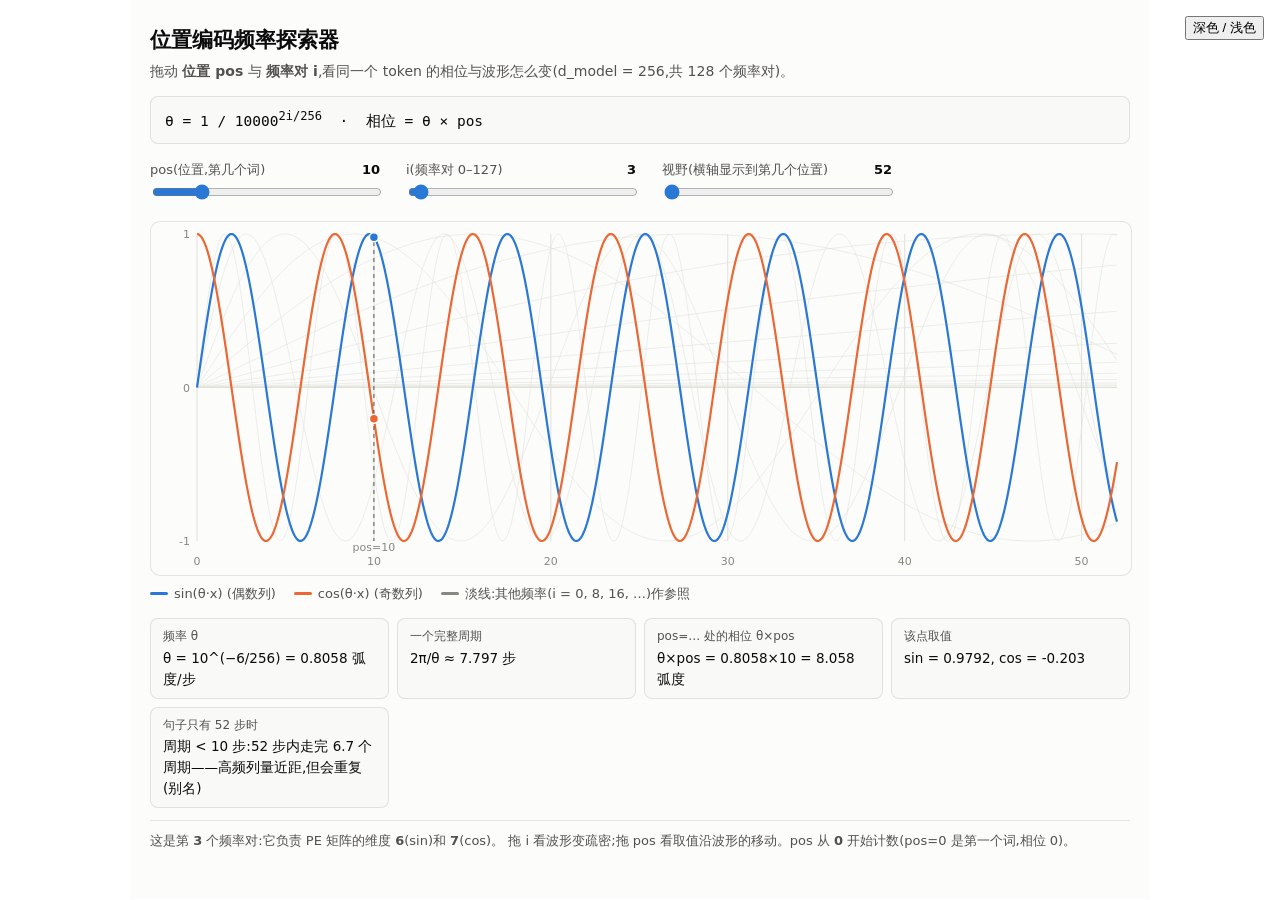
<file: my_doc/pe-frequency-explorer.html>
<!DOCTYPE html>
<html lang="zh">
<head>
<meta charset="utf-8">
<meta name="viewport" content="width=device-width, initial-scale=1">
<title>位置编码频率探索器 PE(pos, 2i) = sin(pos / 10000^(2i/d))</title>
<style>
  :root { color-scheme: light; }
  [data-theme="dark"] { color-scheme: dark; }
  html, body { margin: 0; padding: 0; }
  .viz-root {
    --surface-1: #fcfcfb;
    --page:      #f9f9f7;
    --ink-1:     #0b0b0b;
    --ink-2:     #52514e;
    --muted:     #898781;
    --grid:      #e1e0d9;
    --axis:      #c3c2b7;
    --ring:      rgba(11,11,11,0.10);
    --s1:        #2a78d6;   /* sin  曲线 */
    --s2:        #eb6834;   /* cos  曲线 */
    background: var(--surface-1);
    color: var(--ink-1);
    font: 15px/1.55 system-ui, -apple-system, "Segoe UI", sans-serif;
    max-width: 980px; margin: 0 auto; padding: 24px 20px 48px;
  }
  @media (prefers-color-scheme: dark) {
    .viz-root:where(:not([data-theme="light"])) {
      --surface-1: #1a1a19; --page: #0d0d0d;
      --ink-1: #ffffff;     --ink-2: #c3c2b7;
      --muted: #898781;     --grid: #2c2c2a;
      --axis: #383835;      --ring: rgba(255,255,255,0.10);
      --s1: #3987e5;        --s2: #d95926;
    }
  }
  [data-theme="dark"] .viz-root {
    --surface-1: #1a1a19; --page: #0d0d0d;
    --ink-1: #ffffff;     --ink-2: #c3c2b7;
    --muted: #898781;     --grid: #2c2c2a;
    --axis: #383835;      --ring: rgba(255,255,255,0.10);
    --s1: #3987e5;        --s2: #d95926;
  }

  h1 { font-size: 21px; margin: 0 0 4px; font-weight: 650; }
  .sub { color: var(--ink-2); font-size: 14px; margin-bottom: 14px; }
  .formula {
    font-family: ui-monospace, "Cascadia Mono", Consolas, monospace;
    background: var(--page); border: 1px solid var(--ring);
    border-radius: 8px; padding: 10px 14px; margin: 10px 0 16px;
    font-size: 14.5px;
  }
  .controls { display: flex; flex-wrap: wrap; gap: 18px 26px; align-items: flex-end;
              margin: 6px 0 4px; }
  .ctl { min-width: 230px; }
  .ctl label { display: flex; justify-content: space-between; font-size: 13px;
               color: var(--ink-2); margin-bottom: 2px; }
  .ctl output { color: var(--ink-1); font-weight: 600; font-variant-numeric: tabular-nums; }
  input[type=range] { width: 100%; accent-color: var(--s1); }

  figure { margin: 14px 0 4px; }
  canvas { width: 100%; height: auto; display: block; background: var(--surface-1);
           border: 1px solid var(--ring); border-radius: 10px; }

  .readout { display: grid; grid-template-columns: repeat(auto-fit, minmax(190px, 1fr));
             gap: 8px; margin: 14px 0 4px; }
  .card { background: var(--page); border: 1px solid var(--ring); border-radius: 8px;
          padding: 8px 12px; font-size: 13.5px; }
  .card b { display: block; color: var(--ink-2); font-weight: 500; font-size: 12px;
            margin-bottom: 2px; }
  .card span { font-variant-numeric: tabular-nums; }

  .legend { display: flex; gap: 18px; margin: 8px 0 0; font-size: 13px; color: var(--ink-2); }
  .lg { display: inline-flex; align-items: center; gap: 6px; }
  .sw { width: 18px; height: 3px; border-radius: 2px; display: inline-block; }

  .note { color: var(--ink-2); font-size: 13px; margin-top: 12px;
          border-top: 1px solid var(--ring); padding-top: 10px; }
  #themeBtn { position: absolute; right: 16px; top: 16px; }
</style>
</head>
<body>
<div class="viz-root">
  <button id="themeBtn">深色 / 浅色</button>
  <h1>位置编码频率探索器</h1>
  <div class="sub">拖动 <b>位置 pos</b> 与 <b>频率对 i</b>,看同一个 token 的相位与波形怎么变(d_model = 256,共 128 个频率对)。</div>

  <div class="formula" id="formula">
    θ = 1 / 10000<sup>2i/256</sup> &nbsp;·&nbsp; 相位 = θ × pos
  </div>

  <div class="controls">
    <div class="ctl">
      <label>pos(位置,第几个词)<output id="outPos">10</output></label>
      <input type="range" id="slPos" min="0" max="51" step="1" value="10">
    </div>
    <div class="ctl">
      <label>i(频率对 0–127)<output id="outI">3</output></label>
      <input type="range" id="slI" min="0" max="127" step="1" value="3">
    </div>
    <div class="ctl">
      <label>视野(横轴显示到第几个位置)<output id="outView">52</output></label>
      <input type="range" id="slView" min="0" max="4" step="1" value="0">
    </div>
  </div>

  <figure>
    <canvas id="cv"></canvas>
  </figure>
  <div class="legend">
    <span class="lg"><span class="sw" style="background:var(--s1)"></span>sin(θ·x)&nbsp;(偶数列)</span>
    <span class="lg"><span class="sw" style="background:var(--s2)"></span>cos(θ·x)&nbsp;(奇数列)</span>
    <span class="lg"><span class="sw" style="background:var(--muted)"></span>淡线:其他频率(i = 0, 8, 16, …)作参照</span>
  </div>

  <div class="readout">
    <div class="card"><b>频率 θ</b><span id="rTheta">–</span></div>
    <div class="card"><b>一个完整周期</b><span id="rPeriod">–</span></div>
    <div class="card"><b>pos=… 处的相位 θ×pos</b><span id="rPhase">–</span></div>
    <div class="card"><b>该点取值</b><span id="rVal">–</span></div>
    <div class="card"><b>句子只有 52 步时</b><span id="rNote">–</span></div>
  </div>

  <div class="note" id="ctxNote"></div>
</div>

<script>
(() => {
  const D = 256;              // d_model
  const MAXI = 127;           // 频率对 0..127
  const SEQ = 52;             // 项目最长句子
  const views = [52, 520, 5200, 52000, 520000];
  const cv = document.getElementById('cv');
  const ctx = cv.getContext('2d');

  const $ = id => document.getElementById(id);
  const slPos=$('slPos'), slI=$('slI'), slView=$('slView');
  const fmt = (v, g=4) => {
    if (v === 0) return '0';
    const a = Math.abs(v);
    if (a >= 1e5 || a < 1e-4) return v.toExponential(3);
    return +v.toPrecision(g) + '';
  };

  function theme() {
    const r = document.querySelector('.viz-root').closest('.viz-root');
    const cur = document.documentElement.dataset.theme;
    document.documentElement.dataset.theme =
      (cur === 'dark' || (cur !== 'light' && matchMedia('(prefers-color-scheme: dark)').matches))
        ? 'light' : 'dark';
  }
  $('themeBtn').addEventListener('click', theme);
  if (matchMedia('(prefers-color-scheme: dark)').matches)
    document.documentElement.dataset.theme = 'dark';

  function css(v){ return getComputedStyle(document.querySelector('.viz-root')).getPropertyValue(v).trim(); }

  const theta = i => Math.pow(10000, -2*i/D);   // 每步弧度
  const PAD = {l:46, r:14, t:12, b:34};

  function draw() {
    const pos = +slPos.value, i = +slI.value;
    const view = views[+slView.value];
    $('outPos').textContent = pos;
    $('outI').textContent = i;
    $('outView').textContent = fmt(view);

    // 读数
    const th = theta(i), phase = th*pos, per = 2*Math.PI/th;
    $('rTheta').textContent = `θ = 10^(−${2*i}/256) = ${fmt(th)}  弧度/步`;
    $('rPeriod').textContent = `2π/θ ≈ ${fmt(per)} 步`;
    $('rPhase').textContent = `θ×pos = ${fmt(th)}×${pos} = ${fmt(phase)} 弧度`;
    $('rVal').textContent = `sin = ${fmt(Math.sin(phase))},  cos = ${fmt(Math.cos(phase))}`;
    $('rNote').textContent = per >= 5000 ? `周期远大于 52:52 步内走不到 1/100 个周期,几乎不变——低频列量长距` :
                              (per < 10 ? `周期 < 10 步:52 步内走完 ${(SEQ/per).toFixed(1)} 个周期——高频列量近距,但会重复(别名)` :
                              `52 步内约走 ${(SEQ/per).toFixed(2)} 个周期`);
    $('ctxNote').innerHTML = `这是第 <b>${i}</b> 个频率对:它负责 PE 矩阵的维度 <b>${2*i}</b>(sin)和 <b>${2*i+1}</b>(cos)。
      拖 i 看波形变疏密;拖 pos 看取值沿波形的移动。pos 从 <b>0</b> 开始计数(pos=0 是第一个词,相位 0)。`;

    // canvas 尺寸
    const W = cv.clientWidth || 900;
    const H = Math.max(300, Math.round(W*0.36));
    const dpr = devicePixelRatio || 1;
    cv.width = W*dpr; cv.height = H*dpr;
    ctx.setTransform(dpr,0,0,dpr,0,0);
    ctx.clearRect(0,0,W,H);

    const pw = W - PAD.l - PAD.r, ph = H - PAD.t - PAD.b;
    const X = x => PAD.l + x/view*pw;
    const Y = y => PAD.t + (1 - (y+1)/2)*ph;

    // 淡影:其他频率(i = 0,8,16,...,120)的 sin 波形
    ctx.lineWidth = 1;
    for (let j=0; j<=120; j+=8) {
      if (j === i) continue;
      const t = theta(j);
      ctx.strokeStyle = css('--grid');
      ctx.globalAlpha = 0.55;
      ctx.beginPath();
      for (let px=0; px<=pw; px+=2) {
        const x = px/pw*view, y = Math.sin(t*x);
        px ? ctx.lineTo(X(x), Y(y)) : ctx.moveTo(X(x), Y(y));
      }
      ctx.stroke();
    }
    ctx.globalAlpha = 1;

    // 网格 + 轴
    ctx.strokeStyle = css('--grid'); ctx.lineWidth = 1;
    ctx.beginPath();
    ctx.moveTo(PAD.l, Y(0)); ctx.lineTo(PAD.l+pw, Y(0));   // y=0 基线
    ctx.stroke();
    ctx.fillStyle = css('--muted'); ctx.font = '11px system-ui, sans-serif';
    // 刻度间隔:取 ≥ view/10 的最小"友好步长"(1/2/5 × 10^n),保证 6~12 个刻度
    const target = view / 10;
    const mag = Math.pow(10, Math.floor(Math.log10(target)));
    let tick = mag;
    for (const m of [1, 2, 5, 10]) { if (m * mag >= target) { tick = m * mag; break; } }
    ctx.textAlign = 'center';
    for (let x = 0; x <= view + 1e-9; x += tick) {
      ctx.beginPath(); ctx.moveTo(X(x), PAD.t); ctx.lineTo(X(x), PAD.t + ph); ctx.stroke();
      ctx.fillText(x >= 10000 ? fmt(x) : x + '', X(x), H - 10);
    }
    ctx.textAlign = 'right';
    ctx.fillText('-1', PAD.l - 7, Y(-1) + 4); ctx.fillText('0', PAD.l - 7, Y(0) + 4);
    ctx.fillText('1', PAD.l - 7, Y(1) + 4);

    // sin / cos 波形
    const series = [
      {th, col: css('--s1'), f: Math.sin},
      {th, col: css('--s2'), f: Math.cos},
    ];
    for (const s of series) {
      ctx.strokeStyle = s.col; ctx.lineWidth = 2.2; ctx.beginPath();
      for (let px=0; px<=pw; px+=1) {
        const x = px/pw*view, y = s.f(s.th*x);
        px ? ctx.lineTo(X(x), Y(y)) : ctx.moveTo(X(x), Y(y));
      }
      ctx.stroke();
    }

    // pos 竖线 + 交点
    ctx.strokeStyle = css('--ink-2'); ctx.lineWidth = 1;
    ctx.setLineDash([4,4]);
    ctx.beginPath(); ctx.moveTo(X(pos), PAD.t); ctx.lineTo(X(pos), PAD.t+ph); ctx.stroke();
    ctx.setLineDash([]);
    ctx.fillStyle = css('--muted'); ctx.textAlign = 'center';
    ctx.fillText('pos='+pos, X(pos), H-24);

    for (const s of series) {
      const y = s.f(s.th*pos);
      ctx.beginPath();
      ctx.arc(X(pos), Y(y), 4.5, 0, 2 * Math.PI);
      ctx.fillStyle = s.col; ctx.fill();
      ctx.lineWidth = 1.5; ctx.strokeStyle = css('--surface-1'); ctx.stroke();
    }
  }

  for (const el of [slPos, slI, slView]) el.addEventListener('input', draw);
  addEventListener('resize', draw);
  draw();
})();
</script>
</body>
</html>
</file>
